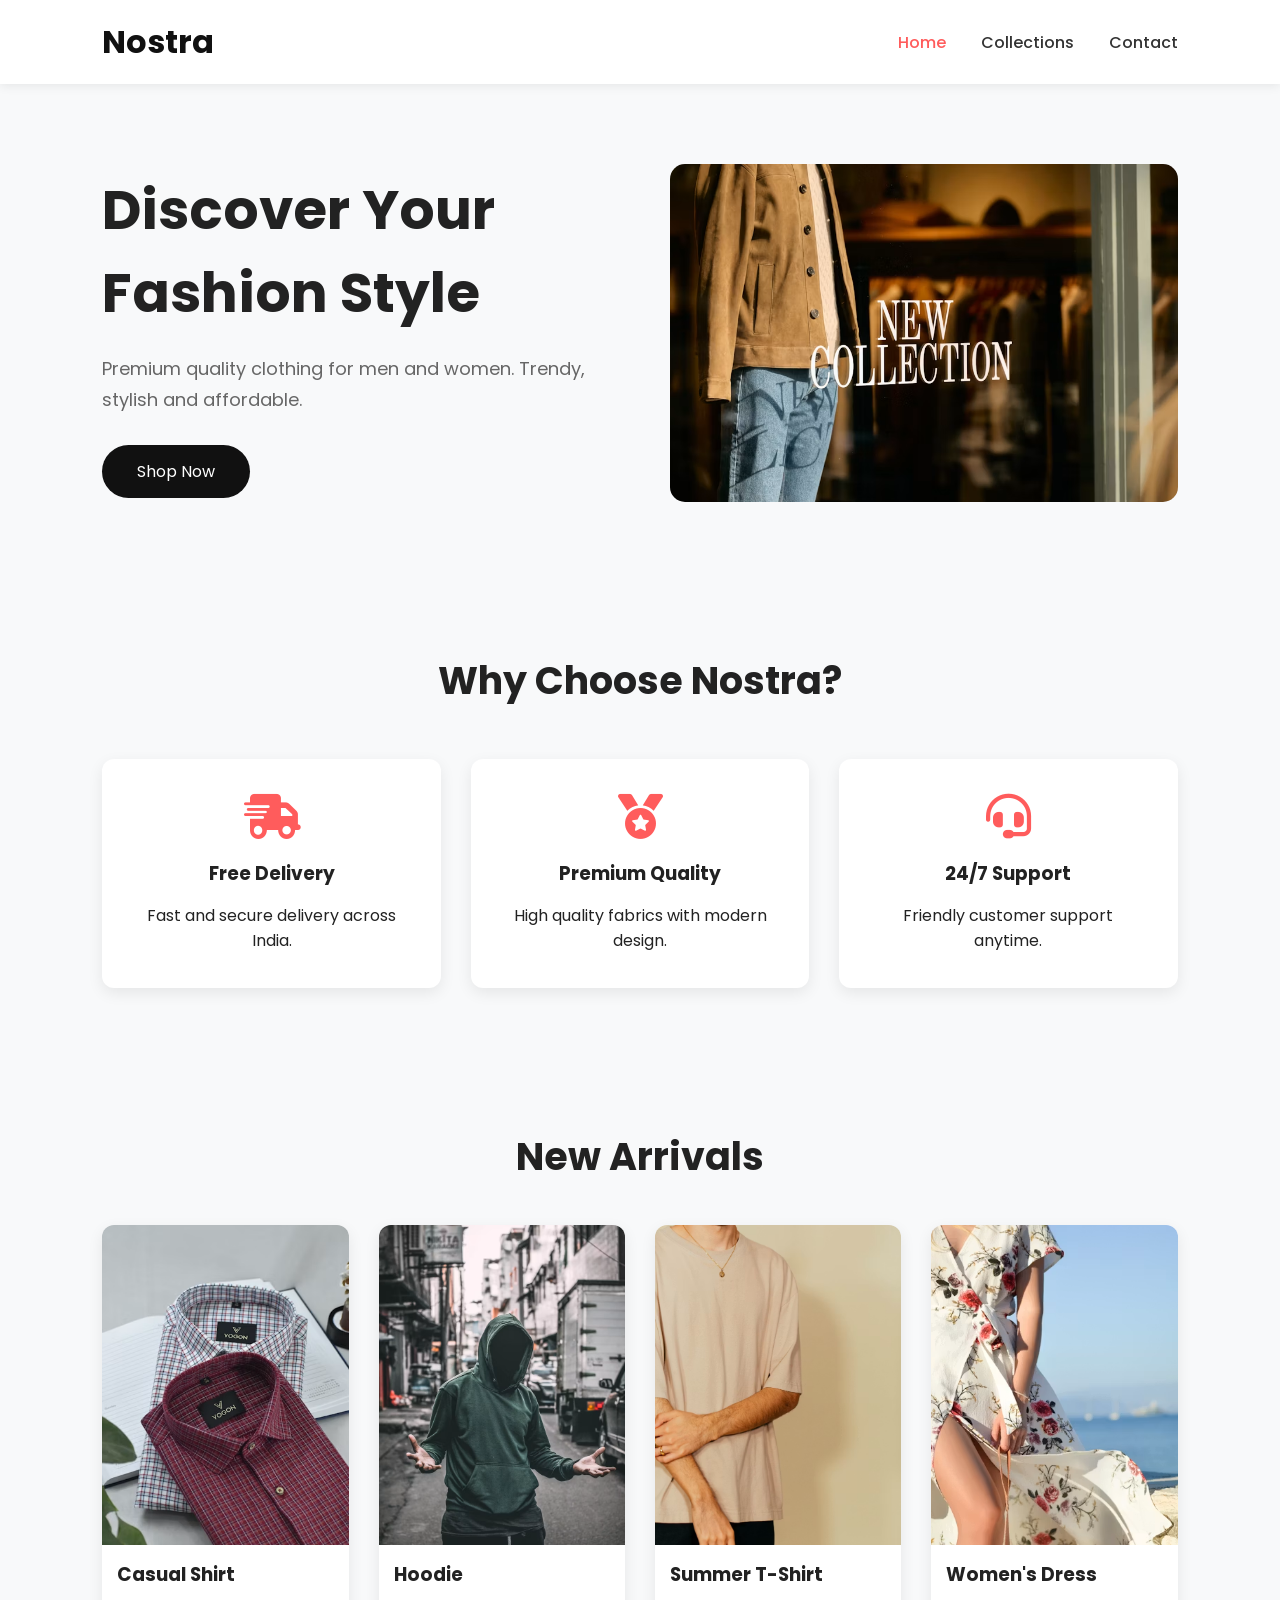
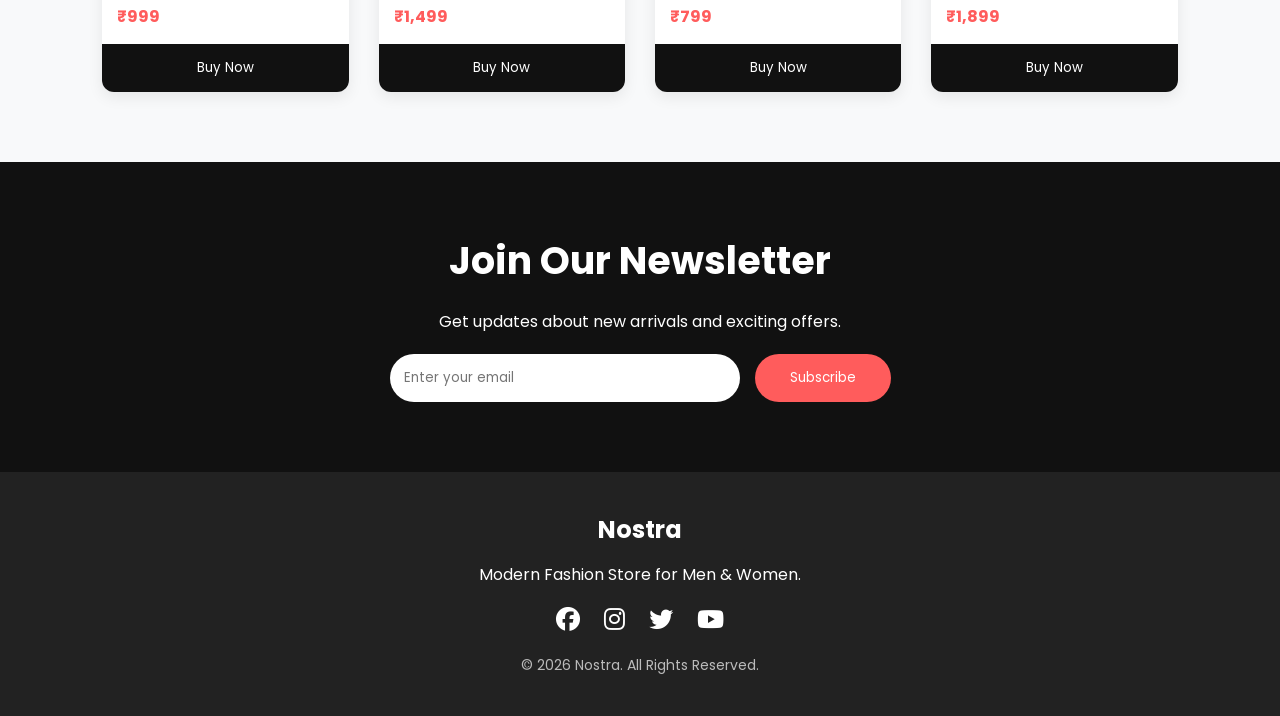
<file: index.html>
<!DOCTYPE html>
<html lang="en">
<head>
    <meta charset="UTF-8">
    <meta name="viewport" content="width=device-width, initial-scale=1.0">
    <title>Nostra | Fashion Store</title>

    <!-- CSS -->
    <link rel="stylesheet" href="css/style.css">

    <!-- Font Awesome -->
    <link rel="stylesheet"
        href="https://cdnjs.cloudflare.com/ajax/libs/font-awesome/6.7.2/css/all.min.css">
</head>
<body>

    <!-- ================= NAVBAR ================= -->

    <nav class="navbar">

        <div class="logo">
            <h2>Nostra</h2>
        </div>

        <ul class="nav-links">

            <li><a href="index.html" class="active">Home</a></li>

            <li><a href="collections.html">Collections</a></li>

            <li><a href="contact.html">Contact</a></li>

        </ul>

        <div class="menu-icon">

            <i class="fa-solid fa-bars"></i>

        </div>

    </nav>



    <!-- ================= HERO ================= -->

    <section class="hero">

        <div class="hero-text">

            <h1>Discover Your Fashion Style</h1>

            <p>
                Premium quality clothing for men and women.
                Trendy, stylish and affordable.
            </p>

            <a href="collection.html" class="btn">
                Shop Now
            </a>

        </div>

        <div class="hero-image">

            <img src="images/hero.avif" alt="Fashion">

        </div>

    </section>



    <!-- ================= WHY CHOOSE US ================= -->

    <section class="features">

        <h2>Why Choose Nostra?</h2>

        <div class="feature-container">

            <div class="feature-box">

                <i class="fa-solid fa-truck-fast"></i>

                <h3>Free Delivery</h3>

                <p>Fast and secure delivery across India.</p>

            </div>

            <div class="feature-box">

                <i class="fa-solid fa-medal"></i>

                <h3>Premium Quality</h3>

                <p>High quality fabrics with modern design.</p>

            </div>

            <div class="feature-box">

                <i class="fa-solid fa-headset"></i>

                <h3>24/7 Support</h3>

                <p>Friendly customer support anytime.</p>

            </div>

        </div>

    </section>



    <!-- ================= NEW ARRIVALS ================= -->

    <section class="products">

        <h2>New Arrivals</h2>

        <div class="product-grid">

            <div class="product-card">

                <img src="images/product1.avif" alt="">

                <h3>Casual Shirt</h3>

                <p>₹999</p>

                <button>Buy Now</button>

            </div>

            <div class="product-card">

                <img src="images/product2.avif" alt="">

                <h3>Hoodie</h3>

                <p>₹1,499</p>

                <button>Buy Now</button>

            </div>

            <div class="product-card">

                <img src="images/product3.avif" alt="">

                <h3>Summer T-Shirt</h3>

                <p>₹799</p>

                <button>Buy Now</button>

            </div>

            <div class="product-card">

                <img src="images/product4.avif" alt="">

                <h3>Women's Dress</h3>

                <p>₹1,899</p>

                <button>Buy Now</button>

            </div>

        </div>

    </section>



    <!-- ================= NEWSLETTER ================= -->

    <section class="newsletter">

        <h2>Join Our Newsletter</h2>

        <p>Get updates about new arrivals and exciting offers.</p>

        <form>

            <input
                type="email"
                placeholder="Enter your email"
                required>

            <button type="submit">
                Subscribe
            </button>

        </form>

    </section>



    <!-- ================= FOOTER ================= -->

    <footer>

        <h2>Nostra</h2>

        <p>
            Modern Fashion Store for Men & Women.
        </p>

        <div class="social-icons">

            <i class="fa-brands fa-facebook"></i>

            <i class="fa-brands fa-instagram"></i>

            <i class="fa-brands fa-twitter"></i>

            <i class="fa-brands fa-youtube"></i>

        </div>

        <p class="copyright">
            © 2026 Nostra. All Rights Reserved.
        </p>

    </footer>

    <script src="js/script.js"></script>

</body>
</html>
</file>
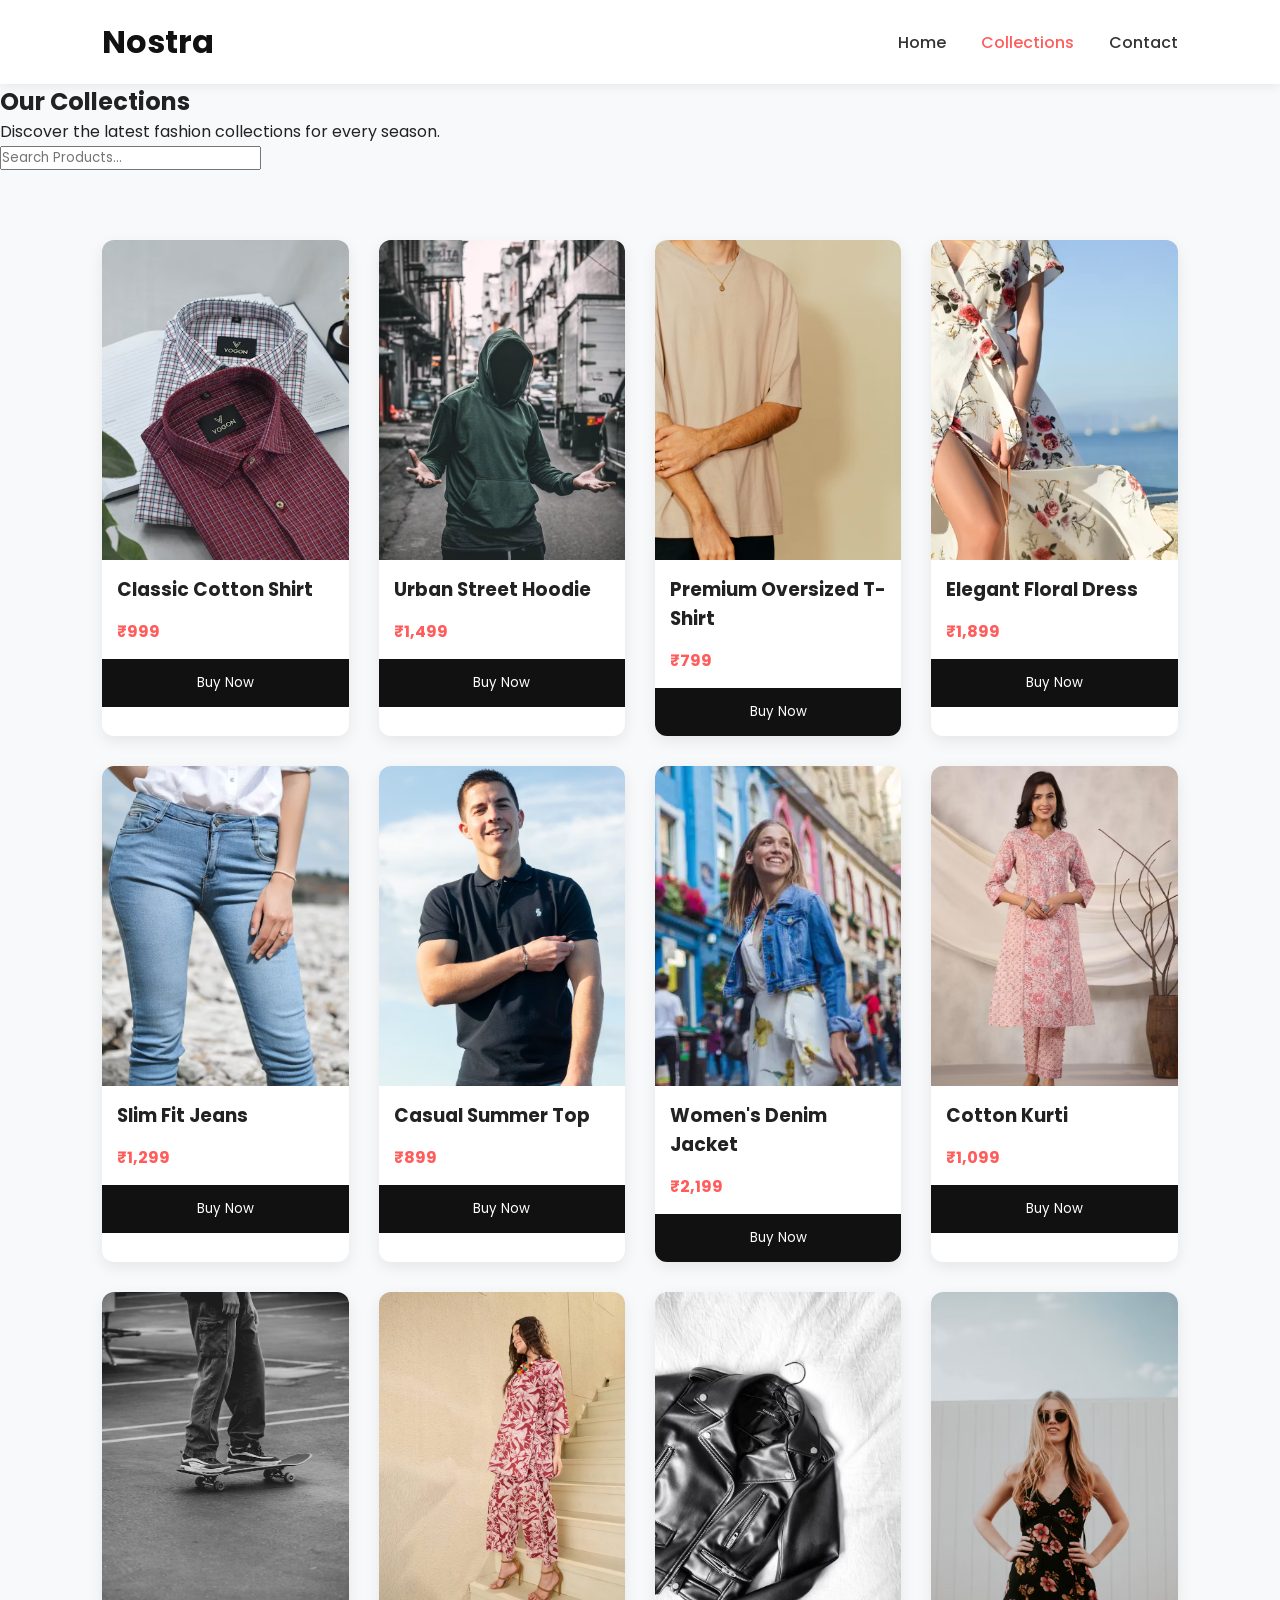
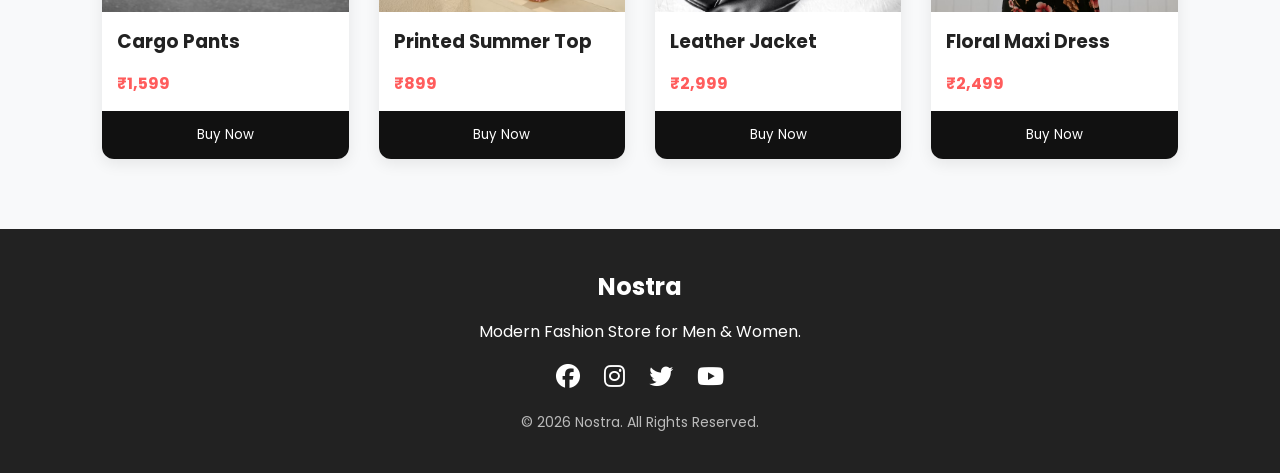
<file: collection.html>
<!DOCTYPE html>
<html lang="en">
<head>
    <meta charset="UTF-8">
    <meta name="viewport" content="width=device-width, initial-scale=1.0">
    <title>Nostra | Collections</title>

    <link rel="stylesheet" href="css/style.css">

    <link rel="stylesheet"
    href="https://cdnjs.cloudflare.com/ajax/libs/font-awesome/6.7.2/css/all.min.css">
</head>
<body>

<!-- Navbar -->

<nav class="navbar">

    <div class="logo">
        <h2>Nostra</h2>
    </div>

    <ul class="nav-links">
        <li><a href="index.html">Home</a></li>
        <li><a href="collections.html" class="active">Collections</a></li>
        <li><a href="contact.html">Contact</a></li>
    </ul>

    <div class="menu-icon">
        <i class="fa-solid fa-bars"></i>
    </div>

</nav>

<!-- Page Heading -->

<section class="collection-heading">

    <h1>Our Collections</h1>

    <p>
        Discover the latest fashion collections for every season.
    </p>

</section>

<!-- Search Bar -->

<section class="search-section">

    <input
        type="text"
        id="search"
        placeholder="Search Products...">

</section>

<!-- Product Grid Starts -->

<section class="products">

    <div class="product-grid">
        <!-- Product 1 -->
<div class="product-card" data-category="men">
    <img src="images/product1.avif" alt="Classic Cotton Shirt">
    <h3>Classic Cotton Shirt</h3>
    <p>₹999</p>
    <button>Buy Now</button>
</div>

<!-- Product 2 -->
<div class="product-card" data-category="men">
    <img src="images/product2.avif" alt="Urban Street Hoodie">
    <h3>Urban Street Hoodie</h3>
    <p>₹1,499</p>
    <button>Buy Now</button>
</div>

<!-- Product 3 -->
<div class="product-card" data-category="men">
    <img src="images/product3.avif" alt="Premium Oversized T-Shirt">
    <h3>Premium Oversized T-Shirt</h3>
    <p>₹799</p>
    <button>Buy Now</button>
</div>

<!-- Product 4 -->
<div class="product-card" data-category="women">
    <img src="images/product4.avif" alt="Elegant Floral Dress">
    <h3>Elegant Floral Dress</h3>
    <p>₹1,899</p>
    <button>Buy Now</button>
</div>

<!-- Product 5 -->
<div class="product-card" data-category="men">
    <img src="images/product5.avif" alt="Slim Fit Jeans">
    <h3>Slim Fit Jeans</h3>
    <p>₹1,299</p>
    <button>Buy Now</button>
</div>

<!-- Product 6 -->
<div class="product-card" data-category="women">
    <img src="images/product6.avif" alt="Casual Summer Top">
    <h3>Casual Summer Top</h3>
    <p>₹899</p>
    <button>Buy Now</button>
</div>

<!-- Product 7 -->
<div class="product-card" data-category="women">
    <img src="images/product7.avif" alt="Women's Denim Jacket">
    <h3>Women's Denim Jacket</h3>
    <p>₹2,199</p>
    <button>Buy Now</button>
</div>

<!-- Product 8 -->
<div class="product-card" data-category="women">
    <img src="images/product8.avif" alt="Cotton Kurti">
    <h3>Cotton Kurti</h3>
    <p>₹1,099</p>
    <button>Buy Now</button>
</div>

<!-- Product 9 -->
<div class="product-card" data-category="men">
    <img src="images/product9.avif" alt="Cargo Pants">
    <h3>Cargo Pants</h3>
    <p>₹1,599</p>
    <button>Buy Now</button>
</div>

<!-- Product 10 -->
<div class="product-card" data-category="women">
    <img src="images/product10.avif" alt="Printed Summer Top">
    <h3>Printed Summer Top</h3>
    <p>₹899</p>
    <button>Buy Now</button>
</div>

<!-- Product 11 -->
<div class="product-card" data-category="men">
    <img src="images/product11.avif" alt="Leather Jacket">
    <h3>Leather Jacket</h3>
    <p>₹2,999</p>
    <button>Buy Now</button>
</div>

<!-- Product 12 -->
<div class="product-card" data-category="women">
    <img src="images/product12.avif" alt="Floral Maxi Dress">
    <h3>Floral Maxi Dress</h3>
    <p>₹2,499</p>
    <button>Buy Now</button>
</div>

</div>
</section>

<!-- Footer -->

<footer>

    <h2>Nostra</h2>

    <p>Modern Fashion Store for Men & Women.</p>

    <div class="social-icons">
        <i class="fa-brands fa-facebook"></i>
        <i class="fa-brands fa-instagram"></i>
        <i class="fa-brands fa-twitter"></i>
        <i class="fa-brands fa-youtube"></i>
    </div>

    <p class="copyright">
        © 2026 Nostra. All Rights Reserved.
    </p>

</footer>

<script src="js/script.js"></script>

</body>
</html>
</file>
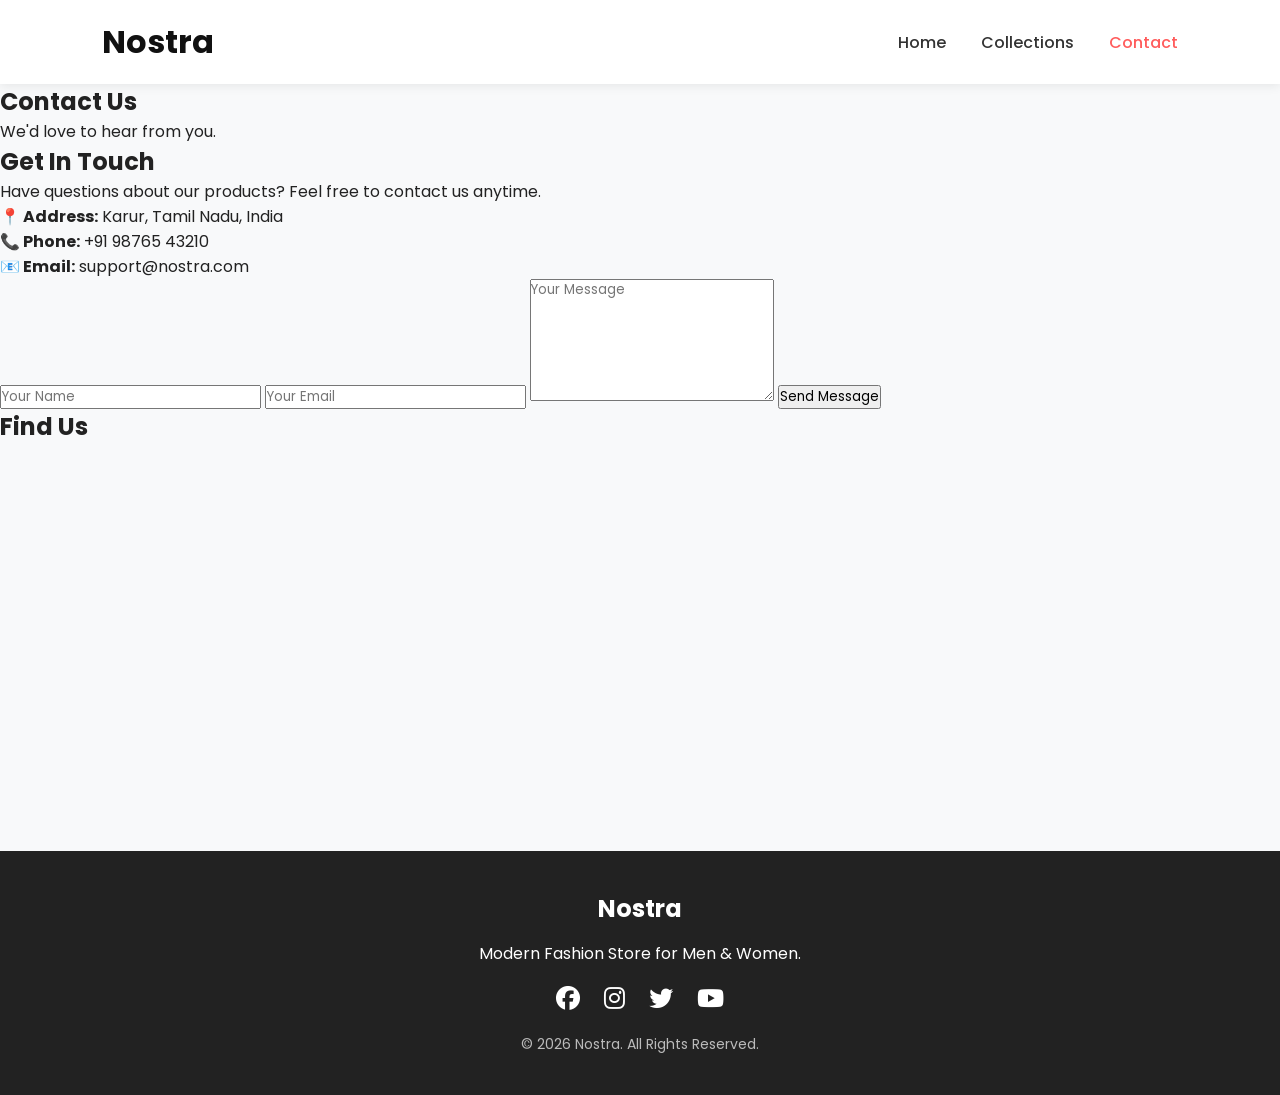
<file: contact.html>
<!DOCTYPE html>
<html lang="en">
<head>
    <meta charset="UTF-8">
    <meta name="viewport" content="width=device-width, initial-scale=1.0">
    <title>Nostra | Contact</title>

    <link rel="stylesheet" href="css/style.css">

    <link rel="stylesheet"
    href="https://cdnjs.cloudflare.com/ajax/libs/font-awesome/6.7.2/css/all.min.css">
</head>
<body>

<!-- Navbar -->

<nav class="navbar">

    <div class="logo">
        <h2>Nostra</h2>
    </div>

    <ul class="nav-links">
        <li><a href="index.html">Home</a></li>
        <li><a href="collections.html">Collections</a></li>
        <li><a href="contact.html" class="active">Contact</a></li>
    </ul>

    <div class="menu-icon">
        <i class="fa-solid fa-bars"></i>
    </div>

</nav>

<!-- Contact Heading -->

<section class="collection-heading">

    <h1>Contact Us</h1>

    <p>We'd love to hear from you.</p>

</section>

<!-- Contact Container -->

<section class="contact-container">

    <div class="contact-info">

        <h2>Get In Touch</h2>

        <p>
            Have questions about our products?
            Feel free to contact us anytime.
        </p>

        <p><strong>📍 Address:</strong> Karur, Tamil Nadu, India</p>

        <p><strong>📞 Phone:</strong> +91 98765 43210</p>

        <p><strong>📧 Email:</strong> support@nostra.com</p>

    </div>

    <div class="contact-form">

        <form>

            <input
                type="text"
                placeholder="Your Name"
                required>

            <input
                type="email"
                placeholder="Your Email"
                required>

            <textarea
                rows="6"
                placeholder="Your Message"
                required></textarea>

            <button type="submit">
                Send Message
            </button>

        </form>

    </div>

</section>

<!-- Google Map -->

<section class="map-section">

    <h2>Find Us</h2>

    <iframe
        src="https://www.google.com/maps?q=Karur,Tamil%20Nadu&output=embed"
        width="100%"
        height="400"
        style="border:0;"
        allowfullscreen=""
        loading="lazy">
    </iframe>

</section>

<!-- Footer -->

<footer>

    <h2>Nostra</h2>

    <p>Modern Fashion Store for Men & Women.</p>

    <div class="social-icons">

        <i class="fa-brands fa-facebook"></i>

        <i class="fa-brands fa-instagram"></i>

        <i class="fa-brands fa-twitter"></i>

        <i class="fa-brands fa-youtube"></i>

    </div>

    <p class="copyright">
        © 2026 Nostra. All Rights Reserved.
    </p>

</footer>

<script src="js/script.js"></script>

</body>
</html>
</file>
<file: css/style.css>
/* ===========================
   GOOGLE FONT
=========================== */

@import url('https://fonts.googleapis.com/css2?family=Poppins:wght@300;400;500;600;700&display=swap');

*{
    margin:0;
    padding:0;
    box-sizing:border-box;
    font-family:'Poppins',sans-serif;
}

body{
    background:#f8f9fa;
    color:#222;
}

img{
    width:100%;
    display:block;
}

a{
    text-decoration:none;
}

ul{
    list-style:none;
}

/* ===========================
   NAVBAR
=========================== */

.navbar{
    display:flex;
    justify-content:space-between;
    align-items:center;
    padding:18px 8%;
    background:#fff;
    box-shadow:0 2px 10px rgba(0,0,0,.08);
    position:sticky;
    top:0;
    z-index:1000;
}

.logo h2{
    font-size:32px;
    color:#111;
}

.nav-links{
    display:flex;
    gap:35px;
}

.nav-links a{
    color:#333;
    font-weight:500;
    transition:.3s;
}

.nav-links a:hover,
.nav-links .active{
    color:#ff5c5c;
}

.menu-icon{
    display:none;
    font-size:28px;
    cursor:pointer;
}

/* ===========================
   HERO
=========================== */

.hero{
    display:flex;
    justify-content:space-between;
    align-items:center;
    gap:60px;
    padding:80px 8%;
}

.hero-text{
    flex:1;
}

.hero-text h1{
    font-size:55px;
    margin-bottom:20px;
}

.hero-text p{
    font-size:18px;
    color:#666;
    line-height:1.7;
    margin-bottom:30px;
}

.btn{
    display:inline-block;
    background:#111;
    color:white;
    padding:14px 35px;
    border-radius:30px;
    transition:.3s;
}

.btn:hover{
    background:#ff5c5c;
}

.hero-image{
    flex:1;
}

.hero-image img{
    border-radius:15px;
}

/* ===========================
FEATURES
=========================== */

.features{
    padding:70px 8%;
}

.features h2{
    text-align:center;
    margin-bottom:50px;
    font-size:38px;
}

.feature-container{
    display:grid;
    grid-template-columns:repeat(auto-fit,minmax(250px,1fr));
    gap:30px;
}

.feature-box{
    background:white;
    padding:35px;
    text-align:center;
    border-radius:12px;
    transition:.3s;
    box-shadow:0 5px 15px rgba(0,0,0,.08);
}

.feature-box:hover{
    transform:translateY(-8px);
}

.feature-box i{
    font-size:45px;
    color:#ff5c5c;
    margin-bottom:20px;
}

.feature-box h3{
    margin-bottom:15px;
}

/* ===========================
PRODUCTS
=========================== */

.products{
    padding:70px 8%;
}

.products h2{
    text-align:center;
    font-size:38px;
    margin-bottom:40px;
}

.product-grid{
    display:grid;
    grid-template-columns:repeat(auto-fit,minmax(240px,1fr));
    gap:30px;
}

.product-card{
    background:white;
    border-radius:12px;
    overflow:hidden;
    box-shadow:0 5px 15px rgba(0,0,0,.08);
    transition:.3s;
}

.product-card:hover{
    transform:translateY(-10px);
}

.product-card img{
    height:320px;
    object-fit:cover;
}

.product-card h3{
    padding:15px;
}

.product-card p{
    padding:0 15px 15px;
    color:#ff5c5c;
    font-weight:bold;
}

.product-card button{
    width:100%;
    border:none;
    background:#111;
    color:white;
    padding:14px;
    cursor:pointer;
    transition:.3s;
}

.product-card button:hover{
    background:#ff5c5c;
}

/* ===========================
NEWSLETTER
=========================== */

.newsletter{
    background:#111;
    color:white;
    text-align:center;
    padding:70px 8%;
}

.newsletter h2{
    font-size:38px;
}

.newsletter p{
    margin:20px 0;
}

.newsletter form{
    display:flex;
    justify-content:center;
    flex-wrap:wrap;
    gap:15px;
}

.newsletter input{
    width:350px;
    padding:14px;
    border:none;
    border-radius:30px;
}

.newsletter button{
    padding:14px 35px;
    border:none;
    background:#ff5c5c;
    color:white;
    border-radius:30px;
    cursor:pointer;
}

/* ===========================
FOOTER
=========================== */

footer{
    background:#222;
    color:white;
    text-align:center;
    padding:40px 8%;
}

footer h2{
    margin-bottom:15px;
}

.social-icons{
    margin:20px 0;
}

.social-icons i{
    font-size:24px;
    margin:0 10px;
    cursor:pointer;
    transition:.3s;
}

.social-icons i:hover{
    color:#ff5c5c;
}

.copyright{
    color:#bbb;
    font-size:14px;
}


/* ===========================
   MOBILE MENU
=========================== */

.show-menu{
    display:flex !important;
    flex-direction:column;
    position:absolute;
    top:70px;
    left:0;
    width:100%;
    background:white;
    padding:20px 0;
    box-shadow:0 5px 10px rgba(0,0,0,.2);
}

@media(max-width:768px){

.nav-links{
    display:none;
}

.show-menu{
    display:flex !important;
}

}

/* ===========================
RESPONSIVE
=========================== */

@media(max-width:768px){

.hero{
    flex-direction:column;
    text-align:center;
}

.hero-text h1{
    font-size:38px;
}

.nav-links{
    display:none;
}

.menu-icon{
    display:block;
}

.newsletter input{
    width:100%;
}

}
</file>
